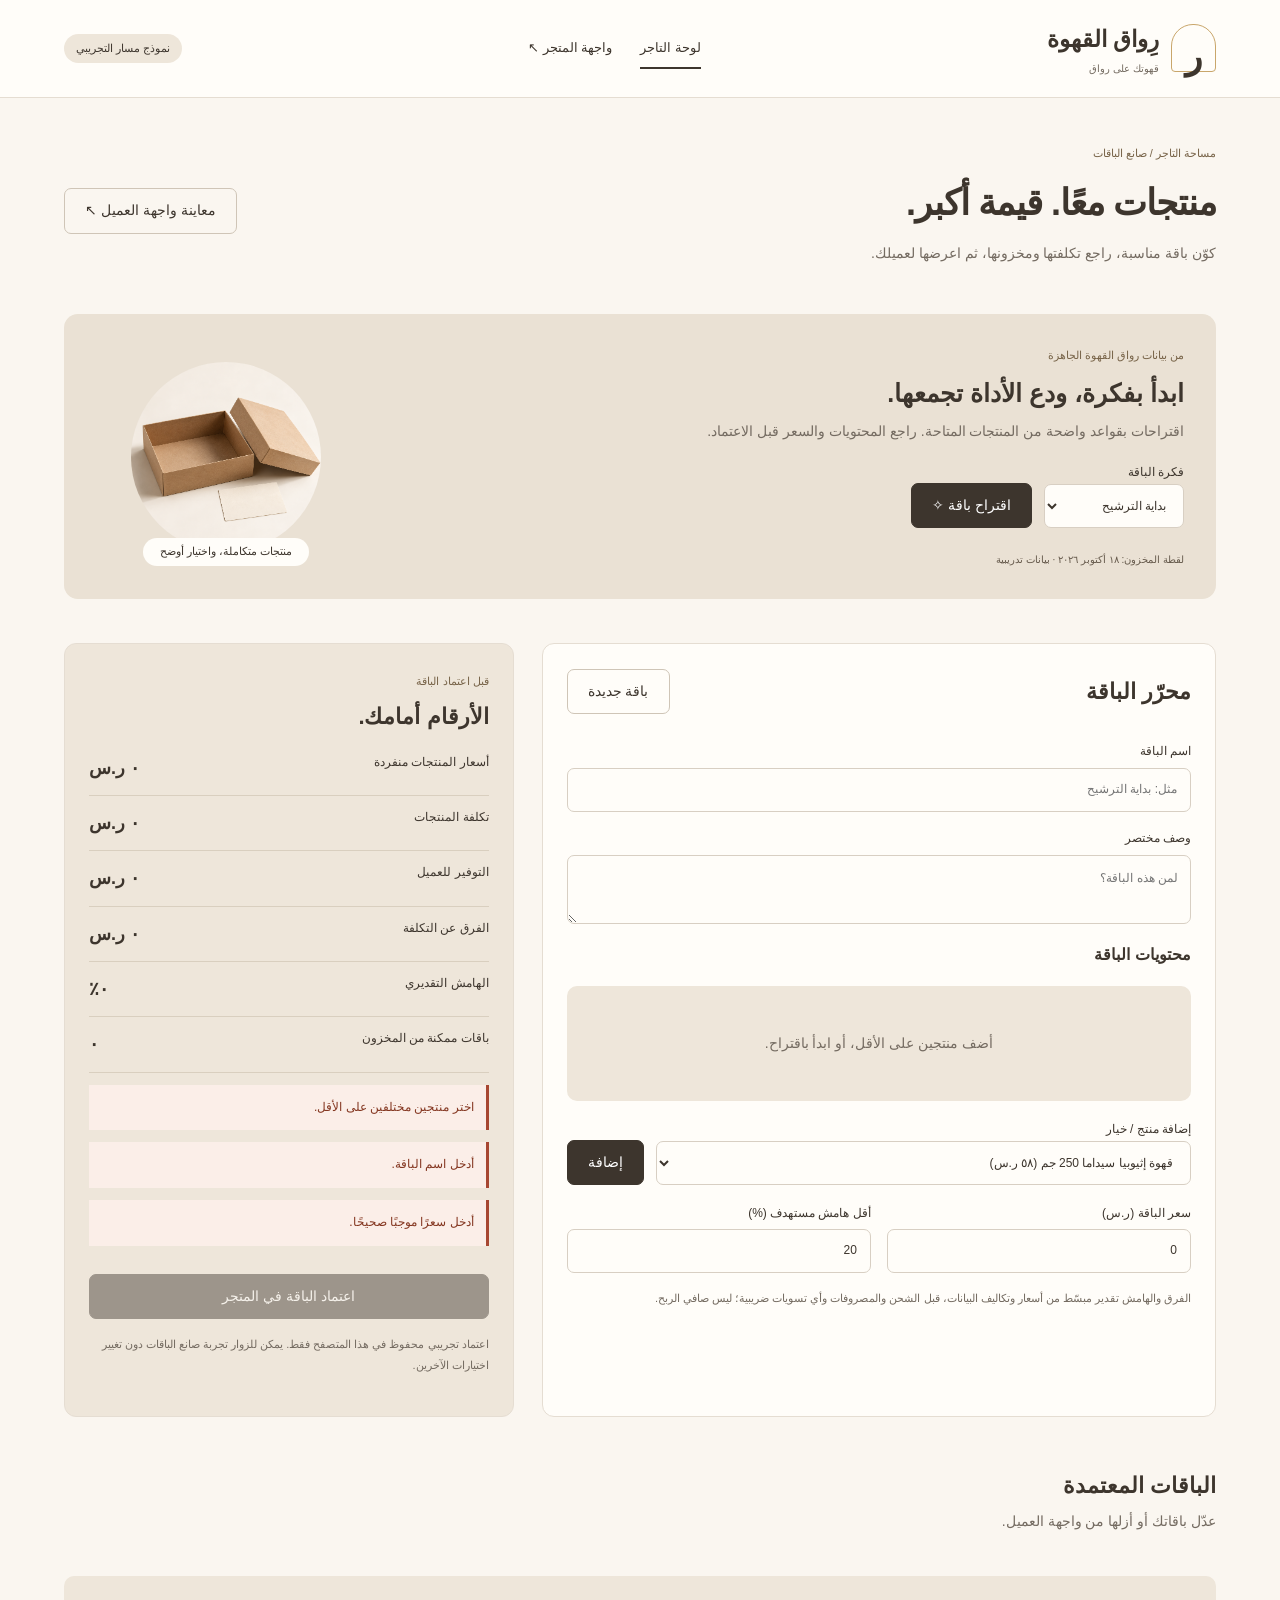
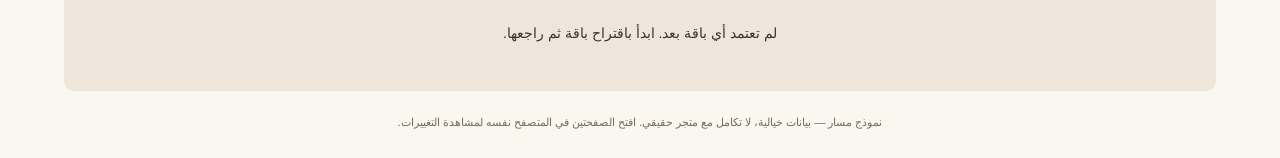
<file: index.html>
<!doctype html><html lang="ar" dir="rtl"><head><meta charset="utf-8"><meta name="viewport" content="width=device-width,initial-scale=1"><title>صانع باقات رواق | لوحة التاجر</title><link rel="stylesheet" href="style.css"></head><body><header><a class="brand" href="index.html"><span class="brand-mark">ر</span><span>رِواق القهوة<small>قهوتك على رواق</small></span></a><nav><a class="active" href="index.html">لوحة التاجر</a><a href="store.html">واجهة المتجر ↖</a></nav><span class="demo">نموذج مسار التجريبي</span></header><main><div class="heading"><div><span class="eyebrow">مساحة التاجر / صانع الباقات</span><h1>منتجات معًا. قيمة أكبر.</h1><p>كوّن باقة مناسبة، راجع تكلفتها ومخزونها، ثم اعرضها لعميلك.</p></div><a class="button secondary" href="store.html">معاينة واجهة العميل ↖</a></div><section class="workbench"><div><span class="eyebrow">من بيانات رواق القهوة الجاهزة</span><h2>ابدأ بفكرة، ودع الأداة تجمعها.</h2><p>اقتراحات بقواعد واضحة من المنتجات المتاحة. راجع المحتويات والسعر قبل الاعتماد.</p><div class="controls"><label>فكرة الباقة<select id="idea"><option value="brew">بداية الترشيح</option><option value="gift">هدية على رواق</option><option value="daily">روتين القهوة</option></select></label><button id="suggest">اقتراح باقة ✧</button></div><small>لقطة المخزون: ١٨ أكتوبر ٢٠٢٦ · بيانات تدريبية</small></div><div class="work-art"><img src="prd_026.png" alt="صندوق هدية رواق"><span>منتجات متكاملة، واختيار أوضح</span></div></section><div class="bundle-layout"><section class="builder"><div class="section-head"><h2>محرّر الباقة</h2><button class="secondary" id="new">باقة جديدة</button></div><div class="fields"><label>اسم الباقة<input id="bundle-name" maxlength="80" placeholder="مثل: بداية الترشيح"></label><label>وصف مختصر<textarea id="bundle-description" maxlength="400" rows="2" placeholder="لمن هذه الباقة؟"></textarea></label></div><h3>محتويات الباقة</h3><div id="bundle-items"></div><div class="controls"><label class="grow">إضافة منتج / خيار<select id="add-product"></select></label><button id="add">إضافة</button></div><div class="fields two"><label>سعر الباقة (ر.س)<input id="bundle-price" type="number" min="0.01" step="0.01"></label><label>أقل هامش مستهدف (%)<input id="min-margin" type="number" min="0" max="95" value="20" step="1"></label></div><p class="hint">الفرق والهامش تقدير مبسّط من أسعار وتكاليف البيانات، قبل الشحن والمصروفات وأي تسويات ضريبية؛ ليس صافي الربح.</p></section><aside class="bundle-summary"><span class="eyebrow">قبل اعتماد الباقة</span><h2>الأرقام أمامك.</h2><div id="metrics"></div><div id="validation" role="status" aria-live="polite"></div><button id="publish">اعتماد الباقة في المتجر</button><p class="hint">اعتماد تجريبي محفوظ في هذا المتصفح فقط. يمكن للزوار تجربة صانع الباقات دون تغيير اختيارات الآخرين.</p></aside></div><section><div class="section-head"><div><h2>الباقات المعتمدة</h2><p>عدّل باقاتك أو أزلها من واجهة العميل.</p></div></div><div id="saved-bundles" class="bundle-grid"></div></section><p class="disclaimer">نموذج مسار — بيانات خيالية، لا تكامل مع متجر حقيقي. افتح الصفحتين في المتصفح نفسه لمشاهدة التغييرات.</p></main><div id="toast" role="status" aria-live="polite"></div><script src="data.js"></script><script src="variants.js"></script><script src="bundle-core.js"></script><script src="bundles.js"></script></body></html>
</file>
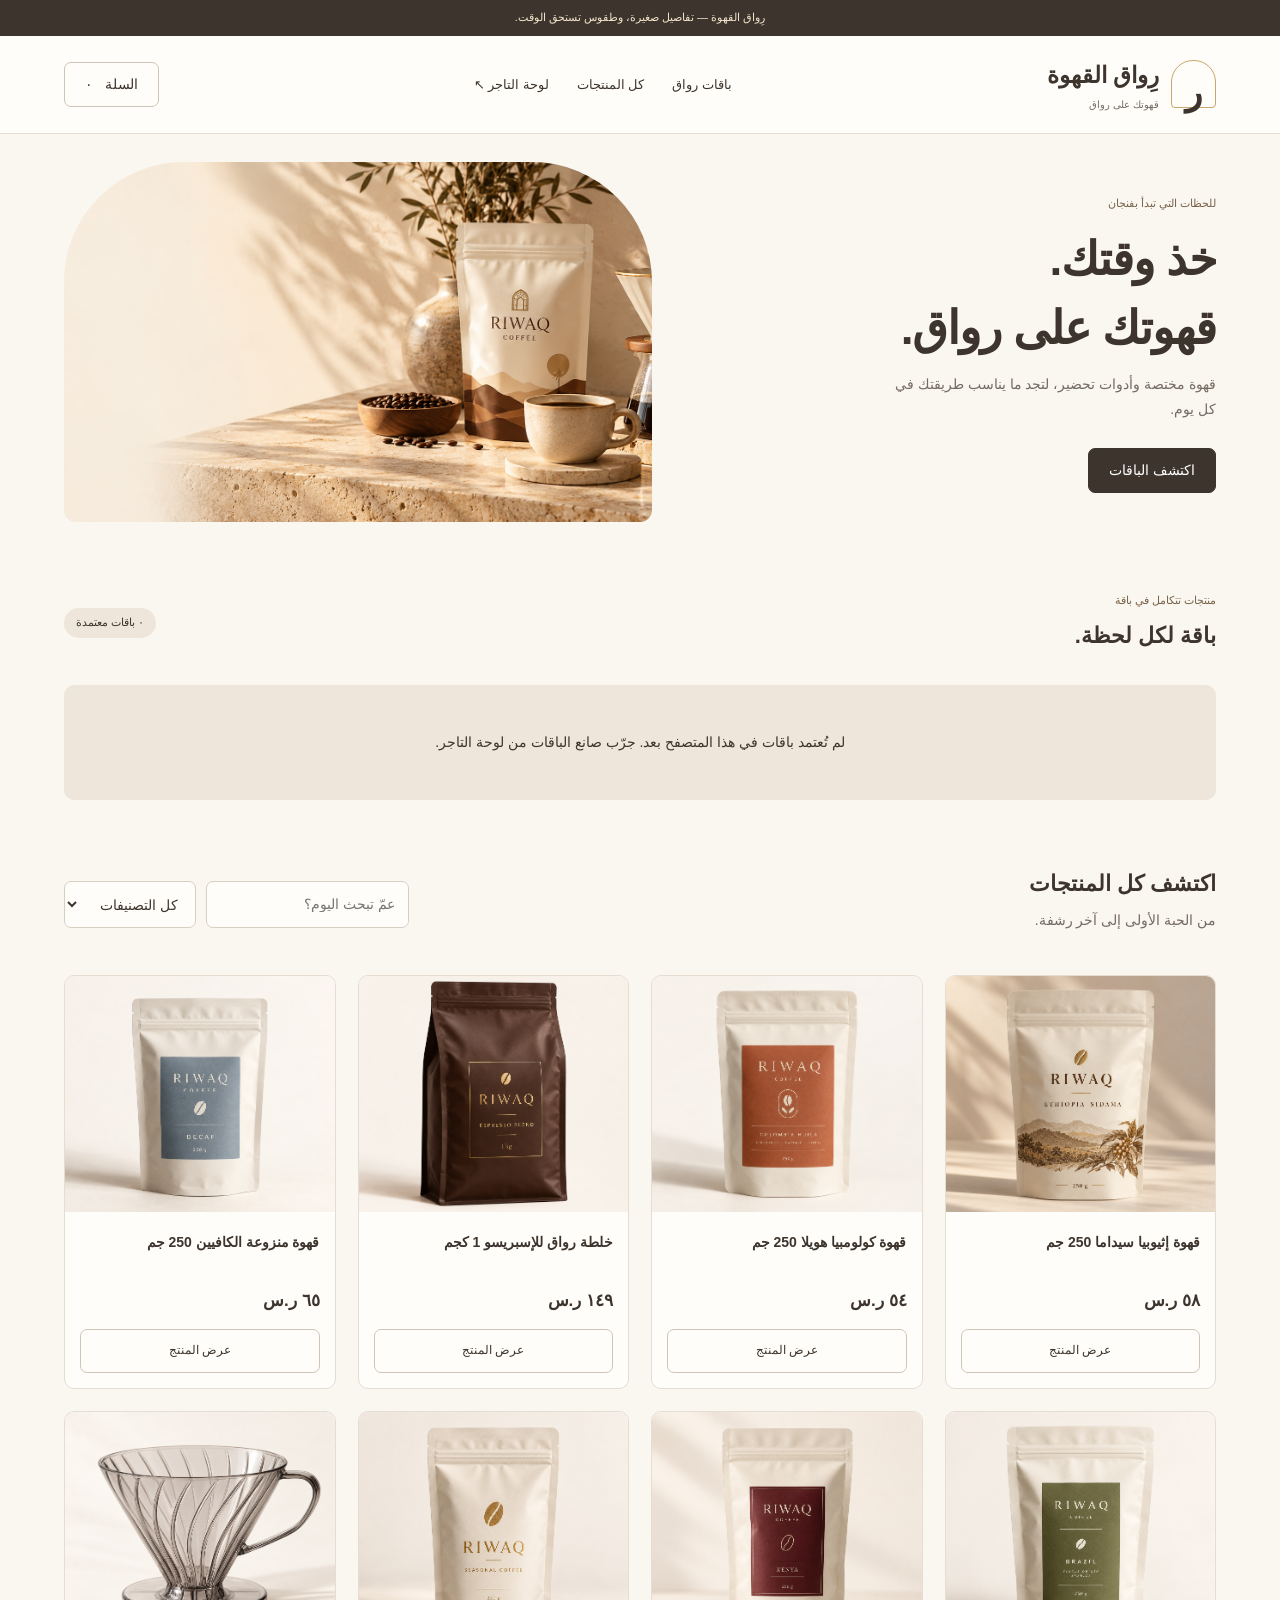
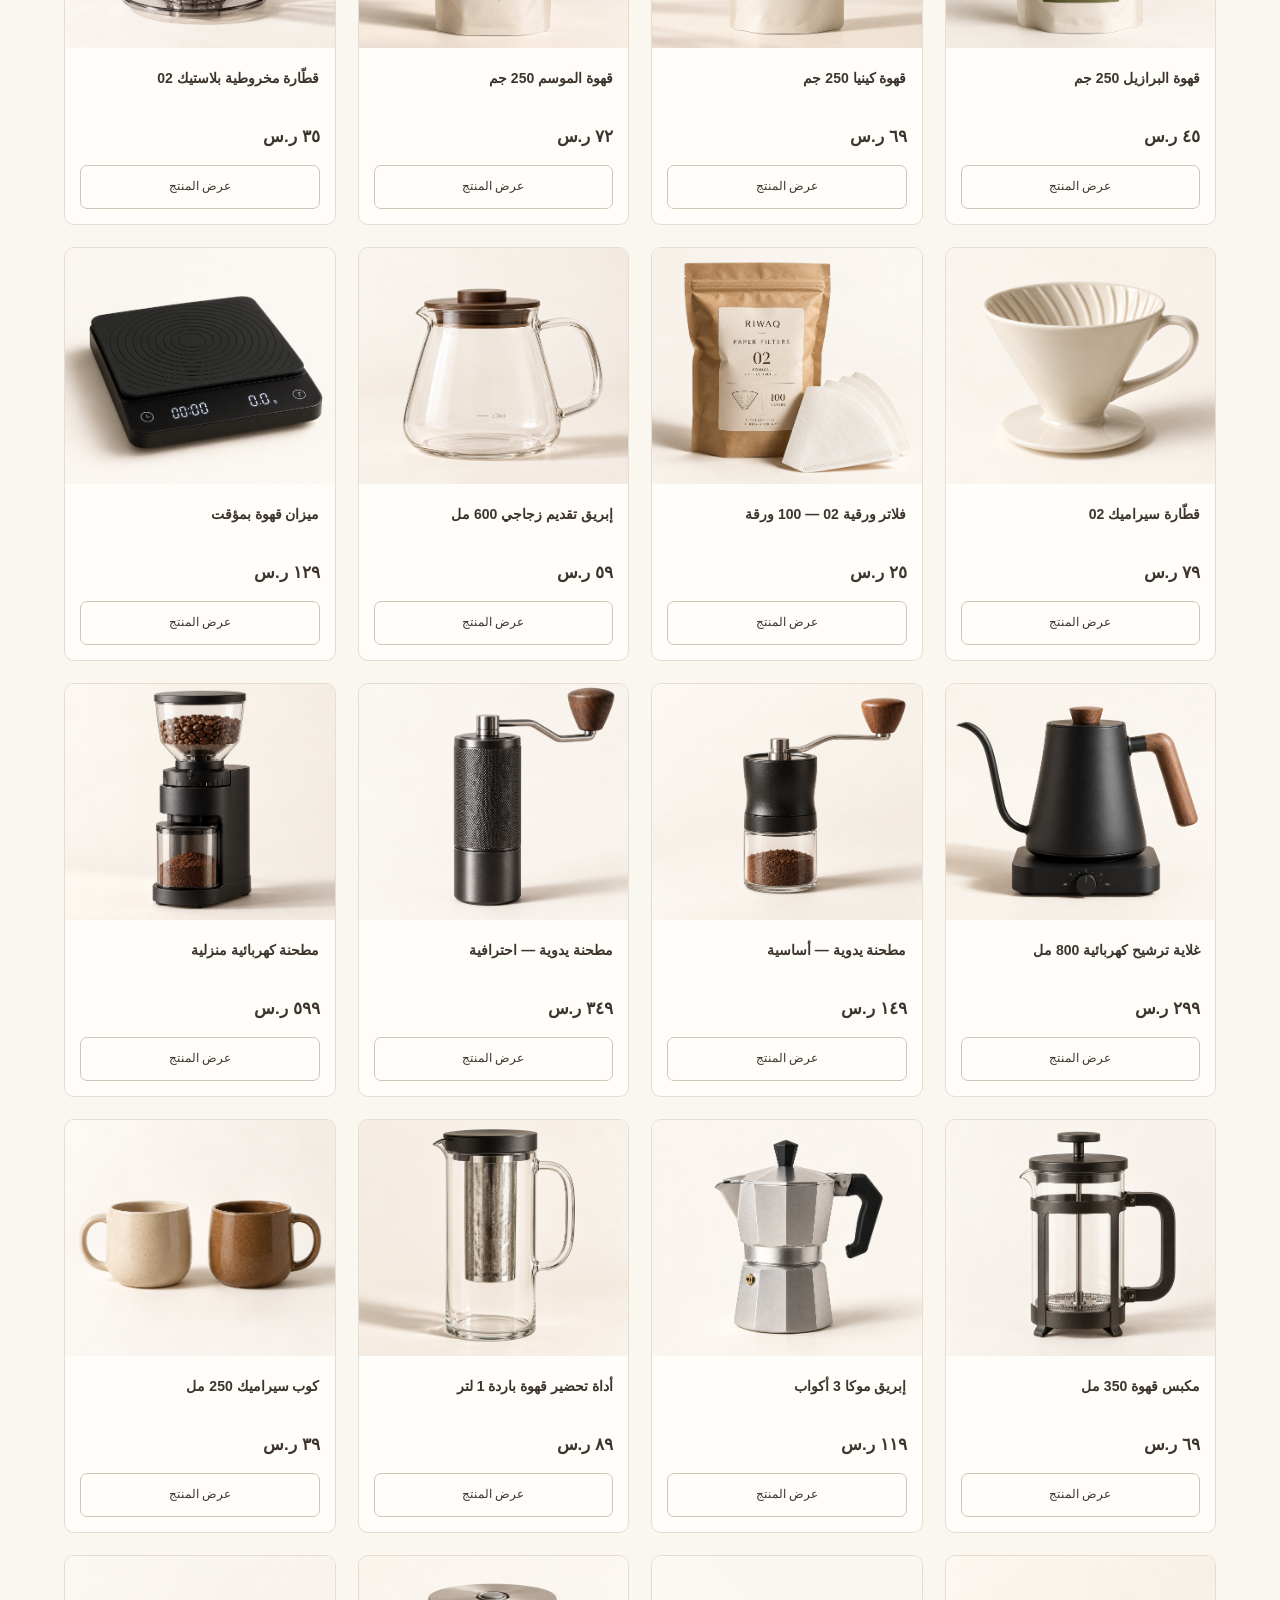
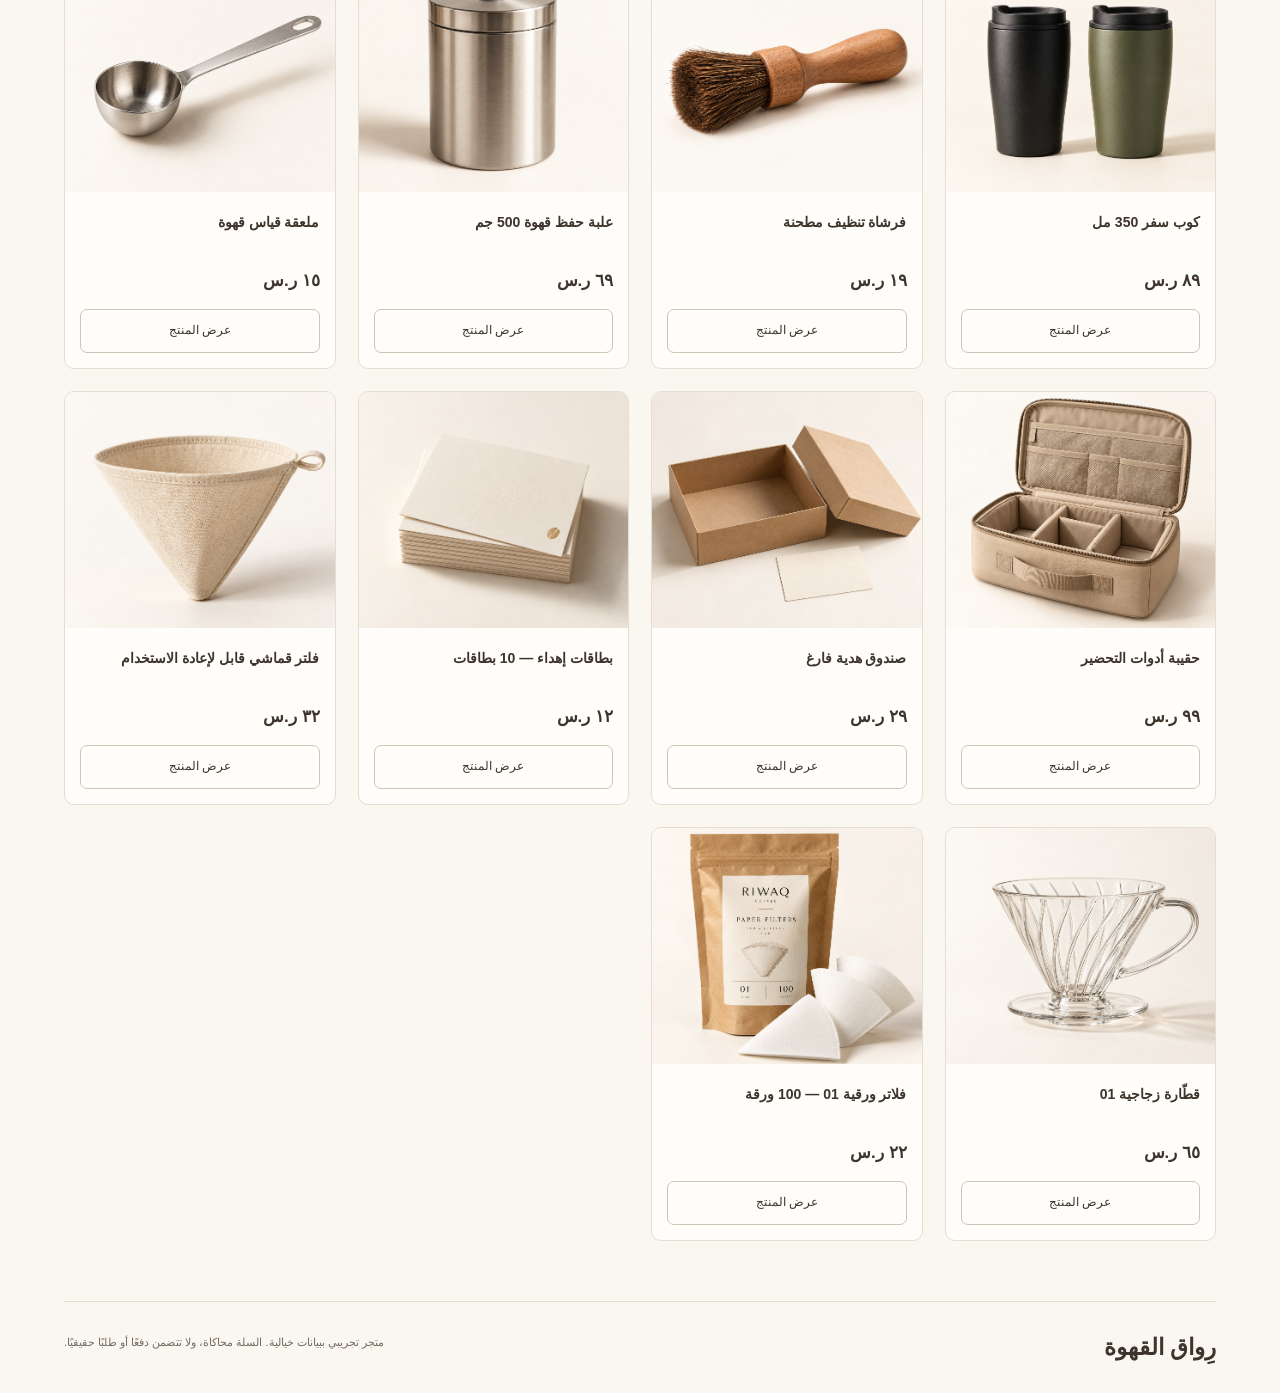
<file: store.html>
<!doctype html><html lang="ar" dir="rtl"><head><meta charset="utf-8"><meta name="viewport" content="width=device-width,initial-scale=1"><title>رواق القهوة | قهوتك على رواق</title><link rel="stylesheet" href="style.css"></head><body class="store"><div class="announcement">رِواق القهوة — تفاصيل صغيرة، وطقوس تستحق الوقت.</div><header><a class="brand" href="store.html"><span class="brand-mark">ر</span><span>رِواق القهوة<small>قهوتك على رواق</small></span></a><nav><a href="#featured">باقات رواق</a><a href="#catalog">كل المنتجات</a><a href="index.html">لوحة التاجر ↖</a></nav><button class="secondary" id="cart-button">السلة <span id="cart-count">٠</span></button></header><main><section class="store-hero"><div><span class="eyebrow">للحظات التي تبدأ بفنجان</span><h1>خذ وقتك.<br>قهوتك على رواق.</h1><p>قهوة مختصة وأدوات تحضير، لتجد ما يناسب طريقتك في كل يوم.</p><a href="#featured" class="button">اكتشف الباقات</a></div><img src="hero.png" alt="هوية رواق القهوة وأدوات تحضير القهوة"></section><section id="featured"><div class="section-head"><div><span class="eyebrow">منتجات تتكامل في باقة</span><h2>باقة لكل لحظة.</h2></div><span id="featured-label" class="demo"></span></div><div id="featured-products" class="bundle-grid"></div></section><section id="catalog"><div class="section-head"><div><h2>اكتشف كل المنتجات</h2><p>من الحبة الأولى إلى آخر رشفة.</p></div><div class="filters"><input id="search" type="search" placeholder="عمّ تبحث اليوم؟" aria-label="البحث عن منتج"><select id="category" aria-label="تصفية التصنيف"><option value="">كل التصنيفات</option></select></div></div><div id="products" class="product-grid"></div></section><footer><span class="brand">رِواق القهوة</span><p>متجر تجريبي ببيانات خيالية. السلة محاكاة، ولا تتضمن دفعًا أو طلبًا حقيقيًا.</p></footer></main><dialog id="detail"><button class="close secondary" aria-label="إغلاق التفاصيل">إغلاق ×</button><div id="detail-body"></div></dialog><dialog id="cart"><button class="close secondary" aria-label="إغلاق السلة">إغلاق ×</button><h2>سلتك على رواق</h2><div id="cart-body"></div><p class="disclaimer">سلة تجريبية — لا يتم إرسال طلب أو تحصيل مبلغ.</p></dialog><div id="toast" role="status" aria-live="polite"></div><script src="data.js"></script><script src="variants.js"></script><script src="bundle-core.js"></script><script src="bundles.js"></script></body></html>
</file>
<file: style.css>
:root{--ink:#3d352d;--gold:#c9a66b;--bg:#faf6f0;--muted:#746b61;--line:#e5ddd2;--green:#345b46}*{box-sizing:border-box}html{scroll-behavior:smooth;scroll-padding-top:25px}body{margin:0;background:var(--bg);color:var(--ink);font-family:Tahoma,Arial,sans-serif;font-size:14px;line-height:1.8}a{color:inherit;text-decoration:none}header{min-height:98px;display:flex;align-items:center;justify-content:space-between;gap:24px;padding:18px max(5vw,24px);border-bottom:1px solid var(--line);background:#fffdf9}.brand{display:flex;align-items:center;gap:12px;font-weight:700;font-size:23px}.brand small{display:block;font-size:10px;font-weight:400;color:var(--muted)}.brand-mark{display:grid;place-items:center;border:1px solid var(--gold);width:45px;height:48px;border-radius:22px 22px 4px 4px;font-family:serif;font-size:36px}nav{display:flex;gap:28px;font-size:13px}nav a{padding:8px 0}nav a.active{border-bottom:2px solid var(--ink)}.demo,.count{font-size:11px;background:#eee6da;padding:5px 12px;border-radius:20px}main{max-width:1320px;margin:auto;padding:42px 5vw 25px}.heading,.section-head{display:flex;justify-content:space-between;align-items:center;gap:22px;margin-bottom:26px}.eyebrow{font-size:11px;color:#786449}h1{font-size:36px;line-height:1.6;margin:9px 0;font-weight:700;letter-spacing:-1px}h2{font-size:22px;line-height:1.6;margin:6px 0}p{color:var(--muted);margin:6px 0 16px}button,.button{font:inherit;cursor:pointer;display:inline-flex;align-items:center;justify-content:center;gap:12px;border:1px solid var(--ink);border-radius:7px;background:var(--ink);color:white;min-height:44px;padding:9px 20px;transition:background .15s}button:hover,.button:hover{background:#594a3b}.secondary{background:transparent;color:var(--ink);border-color:#cfc5b7}.secondary:hover{background:#eee6da}button:disabled{opacity:.45;cursor:not-allowed}:focus-visible{outline:3px solid #8f651d;outline-offset:4px}.stats{display:grid;grid-template-columns:repeat(4,1fr);margin:30px 0;border-top:1px solid var(--line);border-bottom:1px solid var(--line)}.stat{padding:20px 24px;border-left:1px solid var(--line)}.stat:last-child{border-left:0}.stat strong{display:block;font-size:28px;font-weight:500}.stat span{color:var(--muted);font-size:12px}.workbench{background:#eae1d4;border-radius:14px;display:grid;grid-template-columns:1fr 260px;overflow:hidden;padding:28px 32px;gap:20px;margin:32px 0 44px}.workbench h2{font-size:25px}.workbench p{max-width:620px}.workbench small{font-size:10px;color:#65594b}.controls{display:flex;align-items:end;gap:12px;margin:18px 0}.controls label{font-size:11px}.controls select{display:block;min-width:140px}.work-art{position:relative;display:flex;align-items:center;justify-content:center}.work-art img{width:190px;height:190px;border-radius:50%;object-fit:cover}.work-art span{position:absolute;bottom:5px;background:#fffdf9;padding:4px 17px;border-radius:20px;font-size:11px}.filters{display:flex;gap:10px}input,select{font:inherit;min-height:44px;padding:10px 13px;background:#fffdf9;color:var(--ink);border:1px solid #d8cfc3;border-radius:7px;max-width:100%}.product-grid{display:grid;grid-template-columns:repeat(4,minmax(0,1fr));gap:22px}.product-card{min-width:0;position:relative;border:1px solid var(--line);background:#fffdf9;border-radius:10px;overflow:hidden}.product-card.selected{border:2px solid #957644}.product-card img{display:block;width:100%;aspect-ratio:1.14;object-fit:cover;background:#eee7db}.product-info{padding:15px}.product-info h3{font-size:14px;margin:4px 0 10px;min-height:45px;line-height:1.7}.meta{display:flex;justify-content:space-between;gap:8px;font-size:11px;color:var(--muted)}.price{font-size:17px;font-weight:700}.product-info button{width:100%;margin-top:12px;font-size:12px}.check{position:absolute;top:12px;right:12px;display:flex;align-items:center;gap:6px;background:#fffdf9eb;border-radius:6px;padding:5px 10px;font-size:11px;min-height:40px;cursor:pointer}.check input{min-height:0;width:17px;height:17px;accent-color:var(--ink);margin:0}.stock{color:var(--green)}.out{color:#944131}.publish-bar{position:sticky;bottom:16px;background:#fffdf9;border:1px solid #d2c2ab;border-radius:10px;padding:16px 24px;box-shadow:0 5px 30px #3d352d12;display:flex;justify-content:space-between;align-items:center;gap:16px;margin-top:30px}.publish-bar p{font-size:11px;margin:0}.actions{display:flex;gap:10px}.disclaimer{text-align:center;font-size:11px;margin:22px 0 0}#toast{position:fixed;bottom:28px;left:50%;transform:translateX(-50%);background:var(--ink);color:white;border-radius:8px;padding:14px 25px;z-index:10;display:none;max-width:90vw}#toast.show{display:block}.announcement{background:var(--ink);color:#f4e5cd;text-align:center;font-size:11px;padding:8px}.store main{padding-top:28px}.store-hero{display:grid;grid-template-columns:1fr 1.1fr;gap:30px;align-items:center;margin-bottom:65px}.store-hero h1{font-size:46px;line-height:1.5}.store-hero img{width:100%;height:360px;object-fit:cover;border-radius:120px 120px 12px 12px}.store-hero p{max-width:340px;margin-bottom:26px}.store #catalog{margin-top:60px}.store footer{margin-top:60px;padding-top:25px;border-top:1px solid var(--line);display:flex;justify-content:space-between;gap:24px}.store footer p{font-size:11px;max-width:370px}dialog{color:var(--ink);border:0;border-radius:14px;padding:25px;width:min(680px,92vw);max-height:85vh;background:var(--bg)}dialog::backdrop{background:#241d18a6}.close{float:left;margin-bottom:15px}.detail-image{width:100%;max-height:280px;object-fit:contain;border-radius:8px}#detail-body{clear:both}.cart-row{display:flex;justify-content:space-between;gap:14px;border-bottom:1px solid var(--line);padding:15px 0}.cart-row button{min-width:44px;padding:4px 12px}.empty{grid-column:1/-1;text-align:center;padding:45px;background:#eee6da;border-radius:10px}ul{padding-right:22px}@media(max-width:1000px){.product-grid{grid-template-columns:repeat(3,1fr)}header .demo{display:none}.heading{align-items:start}.heading .button{white-space:nowrap}.store-hero h1{font-size:36px}}@media(max-width:700px){header{padding:16px 20px;flex-wrap:wrap;gap:14px}.brand{font-size:19px}nav{gap:20px;font-size:11px}main{padding:25px 18px}.heading,.section-head{display:block}.heading .button{margin-top:12px}h1{font-size:28px}.stats{grid-template-columns:repeat(2,1fr)}.stat{padding:15px}.stat:nth-child(2){border-left:0}.workbench{grid-template-columns:1fr;padding:23px}.work-art{display:none}.workbench h2{font-size:22px}.product-grid{grid-template-columns:repeat(2,minmax(0,1fr));gap:12px}.product-info{padding:12px}.product-info h3{font-size:12px;min-height:42px}.meta{font-size:10px}.filters{margin-top:15px}.filters input{width:55%}.filters select{width:45%}.publish-bar{padding:12px;align-items:start;flex-direction:column;bottom:8px}.actions{width:100%}.actions button{flex:1;padding:8px;font-size:12px}.store-hero{grid-template-columns:1fr;gap:25px;margin-bottom:35px}.store-hero h1{font-size:37px}.store-hero img{height:260px}.store footer{display:block}.check{top:8px;right:8px;padding:3px 7px}.store header nav{order:3;width:100%;justify-content:space-between} .store #cart-button{padding:6px 12px} }@media(prefers-reduced-motion:reduce){html{scroll-behavior:auto}*{transition:none!important}}
.bundle-layout{display:grid;grid-template-columns:minmax(0,1.5fr) minmax(280px,1fr);gap:28px;margin-bottom:45px}.builder,.bundle-summary{background:#fffdf9;border:1px solid var(--line);border-radius:12px;padding:24px}.bundle-summary{align-self:start;position:sticky;top:20px;background:#eee6da}.fields{display:grid;gap:16px}.fields label,.controls label{display:block;font-size:12px}.fields input,.fields textarea{display:block;width:100%;margin-top:5px}.fields textarea{font:inherit;border:1px solid #d8cfc3;border-radius:7px;padding:12px;background:#fffdf9;color:var(--ink);resize:vertical}.fields.two{grid-template-columns:1fr 1fr}.grow{flex:1;min-width:0}.grow select{width:100%;min-width:0}.bundle-item{display:flex;align-items:center;gap:12px;border-bottom:1px solid var(--line);padding:14px 0}.bundle-item img{width:60px;height:60px;object-fit:cover;border-radius:8px}.bundle-item .info{flex:1;min-width:0}.bundle-item strong{font-size:12px;display:block}.bundle-item small{font-size:10px;color:var(--muted)}.bundle-item input{width:68px;padding:8px}.bundle-item button{padding:6px 10px}.metric{display:flex;justify-content:space-between;gap:15px;padding:11px 0;border-bottom:1px solid #d9cfbf}.metric strong{font-size:18px}.metric span{font-size:12px}.hint{font-size:11px;line-height:1.9;margin-top:15px}.notice{font-size:12px;background:#fff8ec;border-right:3px solid #b98b42;padding:12px;margin:12px 0}.notice.error{background:#fbeee8;border-color:#a74732;color:#843721}.notice.good{background:#e7efe7;border-color:#345b46;color:#345b46}.bundle-summary>button{width:100%;margin-top:16px}.bundle-grid{display:grid;grid-template-columns:repeat(3,minmax(0,1fr));gap:22px}.bundle-card{border:1px solid var(--line);border-radius:12px;background:#fffdf9;overflow:hidden}.bundle-images{display:flex;background:#eee6da;overflow:hidden}.bundle-images img{width:33.333%;height:145px;object-fit:cover}.bundle-card .body{padding:20px}.bundle-card h3{margin:0;font-size:19px}.bundle-card p,.bundle-card li{font-size:12px}.bundle-card .actions{margin-top:16px}.bundle-card .actions button{flex:1;padding:8px}.old-price{text-decoration:line-through;color:var(--muted);font-size:12px;margin-left:10px}.saving{display:inline-block;color:var(--green);font-size:12px;margin:6px 0}.bundle-card ul{margin:12px 0}.bundle-card .notes{font-size:10px;color:var(--muted)}@media(max-width:900px){.bundle-layout{grid-template-columns:1fr}.bundle-summary{position:static}.bundle-grid{grid-template-columns:repeat(2,minmax(0,1fr))}}@media(max-width:600px){.bundle-grid{grid-template-columns:1fr}.builder,.bundle-summary{padding:18px}.bundle-item{gap:8px}.bundle-item img{width:43px;height:50px}.bundle-item input{width:55px}.bundle-item button{font-size:11px}.fields.two{gap:10px}.controls{flex-wrap:wrap}.bundle-images img{height:155px}}
</file>
